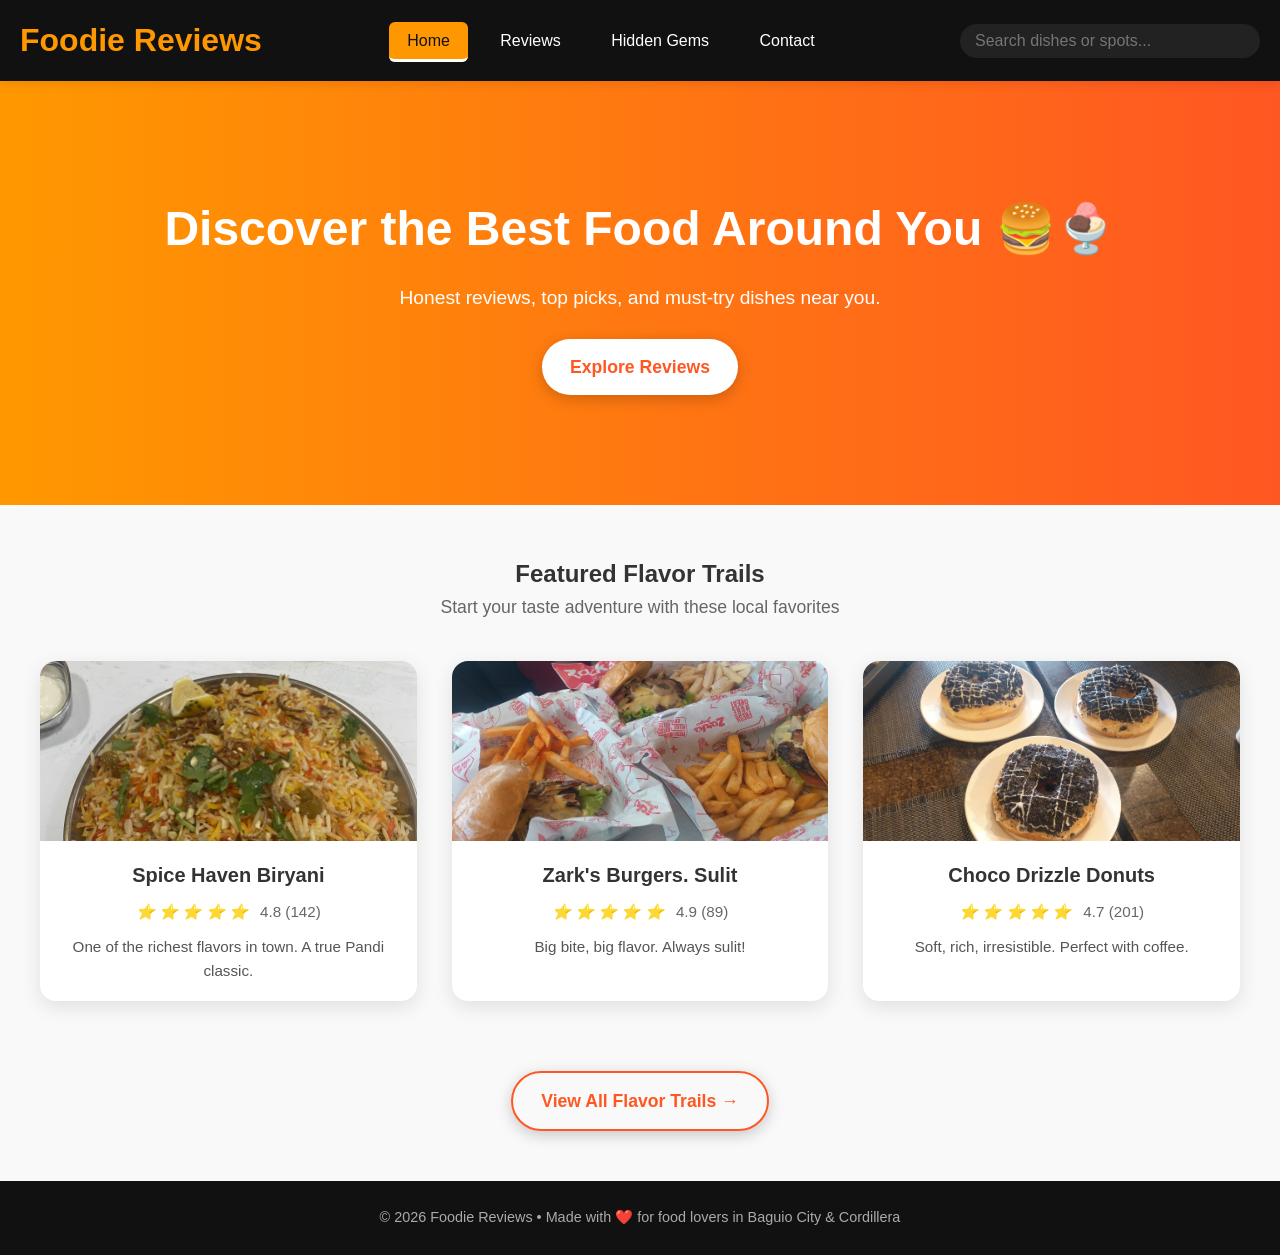
<file: index.html>
<!DOCTYPE html>
<html lang="en">
<head>
    <meta charset="UTF-8">
    <meta name="viewport" content="width=device-width, initial-scale=1.0">
    <title>Foodie Reviews</title>
    <link rel="stylesheet" href="css/style.css">
</head>
<body>
    <header>
        <h1 class="logo">Foodie Reviews</h1>
        
        <nav>
            <a href="index.html" class="active">Home</a>
            <a href="reviews.html">Reviews</a>
            <a href="top-picks.html">Hidden Gems</a>
            <a href="contact.html">Contact</a>
        </nav>
        
        <form class="search-bar" role="search" onsubmit="handleSearch(event)">
            <i class="fas fa-search"></i>
            <input type="search" id="globalSearch" placeholder="Search dishes or spots..." aria-label="Search">
        </form>
    </header>

<main>

<section class="interface">
    <h2>Discover the Best Food Around You 🍔🍨</h2>
    <p>Honest reviews, top picks, and must-try dishes near you.</p>
    <a href="reviews.html" class="pindutin">Explore Reviews</a>
</section>

<section class="featured">
        <h2>Featured Flavor Trails</h2>
        <p class="section-subtitle">Start your taste adventure with these local favorites</p>

        <section class="cards-container">
            <article class="card">
                <figure class="image-container">
                    <img src="images/Biryani.jpg" 
                         alt="Spice Haven Biryani in a metal bowl with fresh herbs and spices">
                    <figcaption class="flavor-badges">
                        <span class="badge spicy">Spicy</span>
                        <span class="badge rich">Rich</span>
                    </figcaption>
                </figure>
                <section class="card-content">
                    <h3>Spice Haven Biryani</h3>
                    <span class="rating">
                         <i class="Star">⭐</i>
                        <i class="Star">⭐</i>
                        <i class="Star">⭐</i>
                        <i class="Star">⭐</i>
                        <i class="Half-Star">⭐</i>
                        <span> 4.8 (142)</span>
                    </span>
                    <p>One of the richest flavors in town. A true Pandi classic.</p>
                </section>
            </article>

            <article class="card">
                <figure class="image-container">
                    <img src="images/Zark_s Burger.jpg" 
                         alt="Zark's Burgers Sulit with fries and cheesy beef patty">
                    <figcaption class="flavor-badges">
                        <span class="badge hearty">Hearty</span>
                        <span class="badge juicy">Juicy</span>
                    </figcaption>
                </figure>
                <section class="card-content">
                    <h3>Zark's Burgers. Sulit</h3>
                    <span class="rating">
                         <i class="Star">⭐</i>
                        <i class="Star">⭐</i>
                        <i class="Star">⭐</i>
                        <i class="Star">⭐</i>
                        <i class="Half-Star">⭐</i>
                        <span> 4.9 (89)</span>
                    </span>
                    <p>Big bite, big flavor. Always sulit!</p>
                </section>
            </article>

             <article class="card">
                <figure class="image-container">
                    <img src="images/Donut.jpg" 
                         alt="Choco Drizzle Donuts on plates with chocolate glaze">
                    <figcaption class="flavor-badges">
                        <span class="badge sweet">Sweet</span>
                        <span class="badge indulgent">Indulgent</span>
                    </figcaption>
                </figure>
                <section class="card-content">
                    <h3>Choco Drizzle Donuts</h3>
                    <span class="rating">
                        <i class="Star">⭐</i>
                        <i class="Star">⭐</i>
                        <i class="Star">⭐</i>
                        <i class="Star">⭐</i>
                        <i class="Half-Star">⭐</i>
                        <span> 4.7 (201)</span>
                    </span>
                    <p>Soft, rich, irresistible. Perfect with coffee.</p>
                </section>
            </article>
        </section>

        <a href="top-picks.html" class="pindutin secondary">View All Flavor Trails →</a>
    </section>

</main>

    <footer>
        <p>© 2026 Foodie Reviews • Made with ❤️ for food lovers in Baguio City &amp; Cordillera</p>
    </footer>

    <script>
function handleSearch(e) {
    e.preventDefault();

    const query = document.getElementById('globalSearch').value.trim().toLowerCase();

    if (!query) {
        alert("Please enter a search term.");
        return;
    }

    const allItems = [
        "spice haven biryani",
        "zark's burgers sulit",
        "choco drizzle donuts",
        "choco donuts"
    ];

    const found = allItems.find(item => item.includes(query));

    if (found) {
        window.location.href = "reviews.html?search=" + encodeURIComponent(query);
    } else {
        alert("No results found. Try another keyword.");
    }
}
</script>

</body>
</html>
</file>
<file: css/style.css>
* {
    margin: 0;
    padding: 0;
    box-sizing: border-box;
}

body {
    font-family: 'Segoe UI', Arial, sans-serif;
    line-height: 1.6;
    color: #333;
}

header {
    display: flex;
    flex-wrap: wrap;
    justify-content: space-between;
    align-items: center;
    background-color: #111;
    color: white;
    padding: 15px 20px;
    position: sticky;
    top: 0;
    z-index: 100;
    box-shadow: 0 2px 10px rgba(0,0,0,0.1);
    gap: 15px;
}

.logo {
    color: #ff9800;
    font-size: 1.8rem;
}

nav a {
    color: white;
    text-decoration: none;
    padding: 10px 18px;
    margin: 0 5px;
    border-radius: 6px;
    transition: all 0.3s ease;
}

nav a:hover,
nav a.active {
    background-color: #ff9800;
    color: #111;
    transform: translateY(-2px);
}

nav a.active {
    border-bottom: 3px solid #fff;
}

.header-right {
    display: flex;
    align-items: center;
    gap: 15px;
}

.search-bar {
    display: flex;
    align-items: center;
    background: #222;
    border-radius: 30px;
    padding: 8px 15px;
    width: 100%;
    max-width: 300px;
}

.search-bar input {
    background: transparent;
    border: none;
    color: white;
    outline: none;
    width: 100%;
    font-size: 1rem;
}

.location {
    font-size: 0.95rem;
    white-space: nowrap;
}

.interface {
    text-align: center;
    padding: 80px 20px;
    background: linear-gradient(to right, #ff9800, #ff5722);
    color: white;
}

.interface h2 {
    font-size: 2.8rem;
    margin-bottom: 15px;
}

.interface p {
    font-size: 1.2rem;
    max-width: 600px;
    margin: 0 auto 25px;
}

.pindutin {
    display: inline-block;
    background-color: white;
    color: #ff5722;
    padding: 14px 28px;
    text-decoration: none;
    border-radius: 50px;
    font-weight: bold;
    font-size: 1.1rem;
    transition: all 0.3s ease;
    box-shadow: 0 4px 15px rgba(0,0,0,0.2);
}

.pindutin:hover {
    transform: translateY(-4px) scale(1.05);
    box-shadow: 0 8px 20px rgba(0,0,0,0.3);
}

.pindutin.secondary {
    background: transparent;
    color: #ff5722;
    border: 2px solid #ff5722;
    margin-top: 30px;
}

.pindutin.secondary:hover {
    background: #ff5722;
    color: white;
}

.featured {
    padding: 50px 20px;
    text-align: center;
    background: #f9f9f9;
}

.section-subtitle {
    color: #666;
    margin-bottom: 40px;
    font-size: 1.1rem;
}

.cards-container {
    display: grid;
    grid-template-columns: repeat(auto-fit, minmax(280px, 1fr));
    gap: 25px;
    max-width: 1280px;
    margin: 0 auto 40px;
    padding: 0 20px;
}

.card {
    width: 100%;
    background: white;
    border-radius: 16px;
    overflow: hidden;
    box-shadow: 0 6px 20px rgba(0,0,0,0.1);
    transition: all 0.4s ease;
}

.card:hover {
    transform: translateY(-12px) scale(1.03);
    box-shadow: 0 15px 30px rgba(255, 152, 0, 0.25);
}

.image-container {
    position: relative;
    height: 180px;
    overflow: hidden;
}

.card img {
    width: 100%;
    height: 100%;
    object-fit: cover;
    transition: transform 0.5s ease;
}

.card:hover img {
    transform: scale(1.12);
}

.flavor-badges {
    position: absolute;
    top: 12px;
    right: 12px;
    display: flex;
    flex-direction: column;
    gap: 6px;
    opacity: 0;
    transition: opacity 0.3s ease;
}

.card:hover .flavor-badges {
    opacity: 1;
}

.badge {
    font-size: 0.75rem;
    padding: 4px 10px;
    border-radius: 20px;
    color: white;
    font-weight: bold;
    box-shadow: 0 2px 6px rgba(0,0,0,0.2);
}

.spicy { background: #e63939; }
.rich { background: #9c6644; }
.hearty { background: #f77f00; }
.juicy { background: #2a9d8f; }
.sweet { background: #e76f51; }
.indulgent { background: #8338ec; }

.card-content {
    padding: 18px;
}

.card-content h3 {
    margin-bottom: 8px;
    font-size: 1.25rem;
}

.rating {
    color: #ff9800;
    margin-bottom: 10px;
    font-size: 0.95rem;
    display: inline-block;
}

.rating span {
    color: #666;
    margin-left: 8px;
}

.card-content p {
    color: #555;
    font-size: 0.95rem;
}

footer {
    text-align: center;
    padding: 25px;
    background: #111;
    color: #aaa;
    font-size: 0.9rem;
}

/* Controls & Filters */
.controls {
    max-width: 1280px;
    margin: 0 auto 30px;
    display: flex;
    justify-content: space-between;
    align-items: center;
    flex-wrap: wrap;
    gap: 15px;
    padding: 0 20px;
}

.filters {
    display: flex;
    gap: 10px;
    flex-wrap: wrap;
}

.filter-tag {
    padding: 8px 18px;
    background: white;
    border: 1px solid #ddd;
    border-radius: 30px;
    text-decoration: none;
    color: #333;
    cursor: pointer;
    transition: all 0.3s;
}

.filter-tag.active {
    background: #ff9800;
    color: white;
    border-color: #ff9800;
}

.review-grid {
    display: grid;
    grid-template-columns: repeat(auto-fit, minmax(300px, 1fr));
    gap: 25px;
    max-width: 1280px;
    margin: 0 auto;
    padding: 0 20px;
}

.no-results {
    text-align: center;
    padding: 60px 20px;
    color: #666;
    font-size: 1.2rem;
    display: none;
}

/* Hidden Gems */
.gems-1 {
    padding: 100px 20px 70px;
    background: linear-gradient(rgba(0,0,0,0.6), rgba(0,0,0,0.6)), 
                url('images/baguio-hidden.jpg') center/cover no-repeat;
    color: white;
    text-align: center;
}

.gems-1 h2 {
    font-size: 3.4rem;
    margin-bottom: 15px;
}

.subtitle {
    font-size: 1.35rem;
    max-width: 700px;
    margin: 0 auto;
}

.gems-grid {
    display: grid;
    grid-template-columns: repeat(auto-fit, minmax(300px, 1fr));
    gap: 25px;
    max-width: 1300px;
    margin: 0 auto;
    padding: 40px 20px;
}

.gem-card {
    background: white;
    border-radius: 20px;
    overflow: hidden;
    box-shadow: 0 10px 30px rgba(0,0,0,0.1);
    transition: all 0.4s;
}

.gem-card:hover {
    transform: translateY(-15px);
}

.gem-card img {
    width: 100%;
    height: 260px;
    object-fit: cover;
}

.gem-content {
    padding: 26px;
}

.gem-content h3 {
    font-size: 1.55rem;
}

.gem-badge {
    display: inline-block;
    background: #ff9800;
    color: white;
    font-size: 0.8rem;
    padding: 4px 14px;
    border-radius: 20px;
    margin-bottom: 12px;
}

.gem-meta {
    margin: 15px 0;
    color: #555;
    font-size: 0.95rem;
}

.secret {
    color: #e63939;
    font-weight: bold;
}

/* Contact Page */
.contact-hero {
    padding: 100px 20px 70px;
    background: linear-gradient(rgba(0,0,0,0.65), rgba(0,0,0,0.65)),
                url('images/baguio-hidden.jpg') center/cover no-repeat;
    color: white;
    text-align: center;
}

.contact-hero h2 {
    font-size: 3.2rem;
    margin-bottom: 15px;
}

.contact-section {
    background: #f9f9f9;
    padding: 50px 20px;
}

.contact-container {
    max-width: 1100px;
    margin: 0 auto;
    display: grid;
    grid-template-columns: 1fr;
    gap: 40px;
}

.contact-info h3 {
    color: #ff5722;
    margin-bottom: 15px;
}

.contact-form {
    background: white;
    padding: 30px;
    border-radius: 16px;
    box-shadow: 0 6px 20px rgba(0,0,0,0.1);
}

.contact-form label {
    display: block;
    margin-bottom: 15px;
}

.contact-form input,
.contact-form textarea {
    width: 100%;
    padding: 12px;
    border-radius: 10px;
    border: 1px solid #ddd;
}

.contact-form input:focus,
.contact-form textarea:focus {
    border-color: #ff9800;
}

/* Responsive */
@media (max-width: 768px) {
    header {
        flex-direction: column;
        gap: 12px;
    }

    nav {
        display: flex;
        flex-wrap: wrap;
        justify-content: center;
        gap: 8px;
        width: 100%;
    }

    nav a {
        flex: 0 0 auto;
        white-space: nowrap;
        padding: 8px 14px;
    }

    .header-right {
        width: 100%;
        justify-content: center;
    }

    .search-bar {
        max-width: 100%;
    }

    .interface h2 {
        font-size: 2.2rem;
    }

    .gems-1 h2,
    .contact-hero h2 {
        font-size: 2.6rem;
    }
}

@media (min-width: 768px) {
    .interface h2 {
        font-size: 2.6rem;
    }

    .cards-container,
    .review-grid,
    .gems-grid {
        gap: 30px;
    }

    .contact-container {
        grid-template-columns: 1fr 1.2fr;
    }
}

@media (min-width: 1024px) {
    .interface {
        padding: 110px 20px;
    }

    .interface h2 {
        font-size: 3rem;
    }

    .logo {
        font-size: 2rem;
    }

    .cards-container,
    .review-grid,
    .gems-grid {
        gap: 35px;
    }
}
</file>
